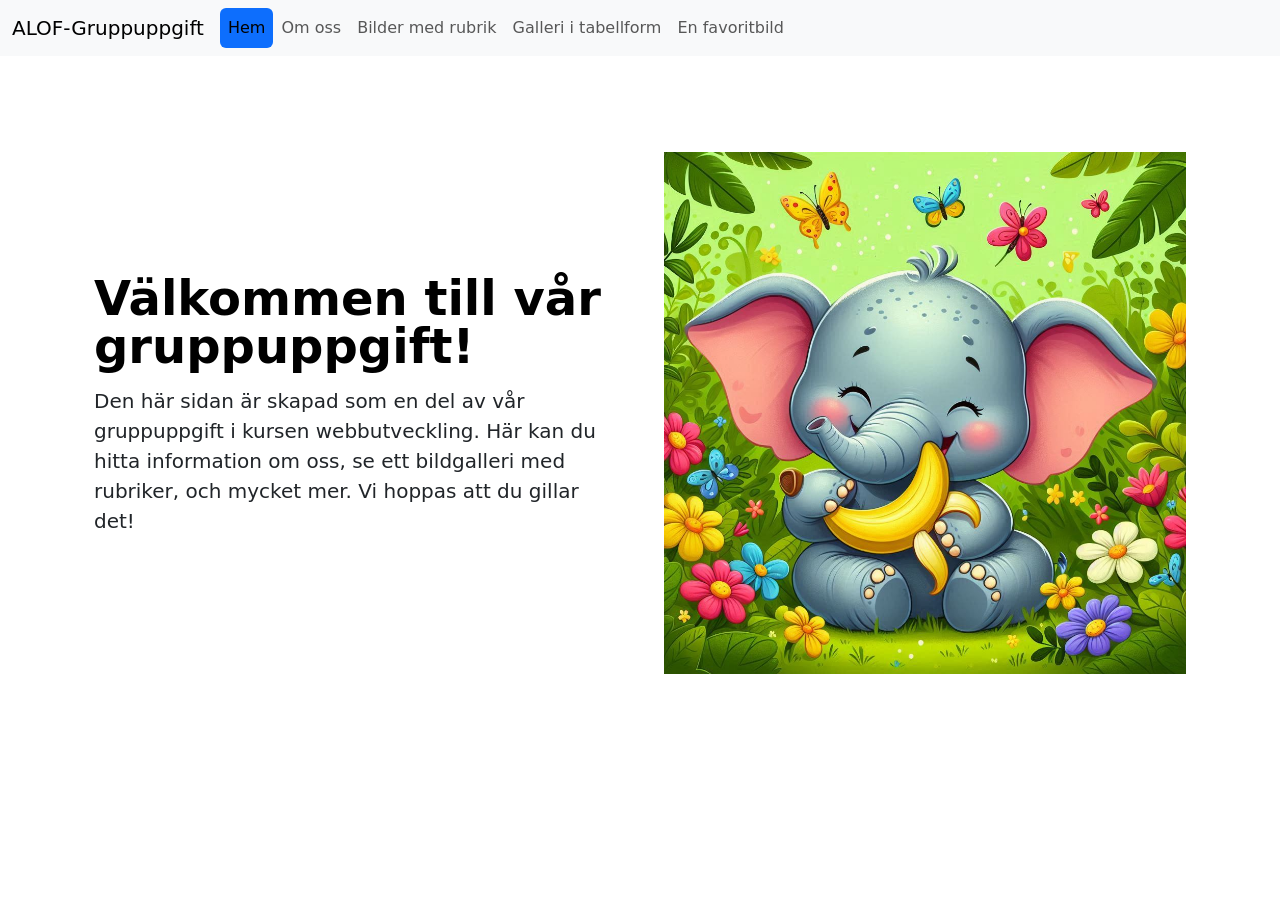
<file: index.html>
<!DOCTYPE html>
<html lang="en">

<head>
    <meta charset="UTF-8">
    <meta name="viewport" content="width=device-width, initial-scale=1.0">
    <title>Gruppuppgift A.</title>
    <link rel="stylesheet" href="css/bootstrap.css">
    <link rel="stylesheet" href="css/styles.css">
</head>

<body>
  <header>
<nav class="navbar navbar-expand-lg sticky-top bg-body-tertiary">
  <div class="container-fluid">
    <a class="navbar-brand" href="#">ALOF-Gruppuppgift</a>
    <button class="navbar-toggler" type="button" data-bs-toggle="collapse" data-bs-target="#navbarNav">
      <span class="navbar-toggler-icon"></span>
    </button>
    <div class="collapse navbar-collapse" id="navbarNav">
      <ul class="navbar-nav nav-pills">
        <li class="nav-item">
          <a class="nav-link active" href="#">Hem</a>
        </li>
        <li class="nav-item">
          <a class="nav-link" href="about.html">Om oss</a>
        </li>
        <li class="nav-item">
          <a class="nav-link" href="gallery.html">Bilder med rubrik</a>
        </li>
        <li class="nav-item">
          <a class="nav-link" href="gallery-table.html">Galleri i tabellform</a>
        </li>
        <li class="nav-item">
          <a class="nav-link" href="favorite.html">En favoritbild</a>
      </ul>
    </div>
  </div>
</nav>
</header>
<main>
<div id="hero" class="container col-xxl-8 px-4 py-5">
        <div class="row flex-lg-row-reverse align-items-center g-5 py-5">
          <div class="col-sm-8 col-lg-6">
            <img
              src="img/elephant.png"
              class="d-block mx-lg-auto img-fluid"
              alt="Bootstrap Themes"
              width="700"
              height="500"
              loading="lazy"
            />
          </div>
          <div class="col-lg-6">
            <h1 class="display-5 fw-bold text-body-emphasis lh-1 mb-3">
              Välkommen till vår gruppuppgift!
            </h1>
            <p class="lead">
              Den här sidan är skapad som en del av vår gruppuppgift i kursen webbutveckling. Här kan du hitta information om oss, se ett bildgalleri med rubriker, och mycket mer. Vi hoppas att du gillar det!
            </p>
            </div>
          </div>
        </div>
    <script src="js/bootstrap.bundle.js"></script>
</main>
</body>

</html>
</file>
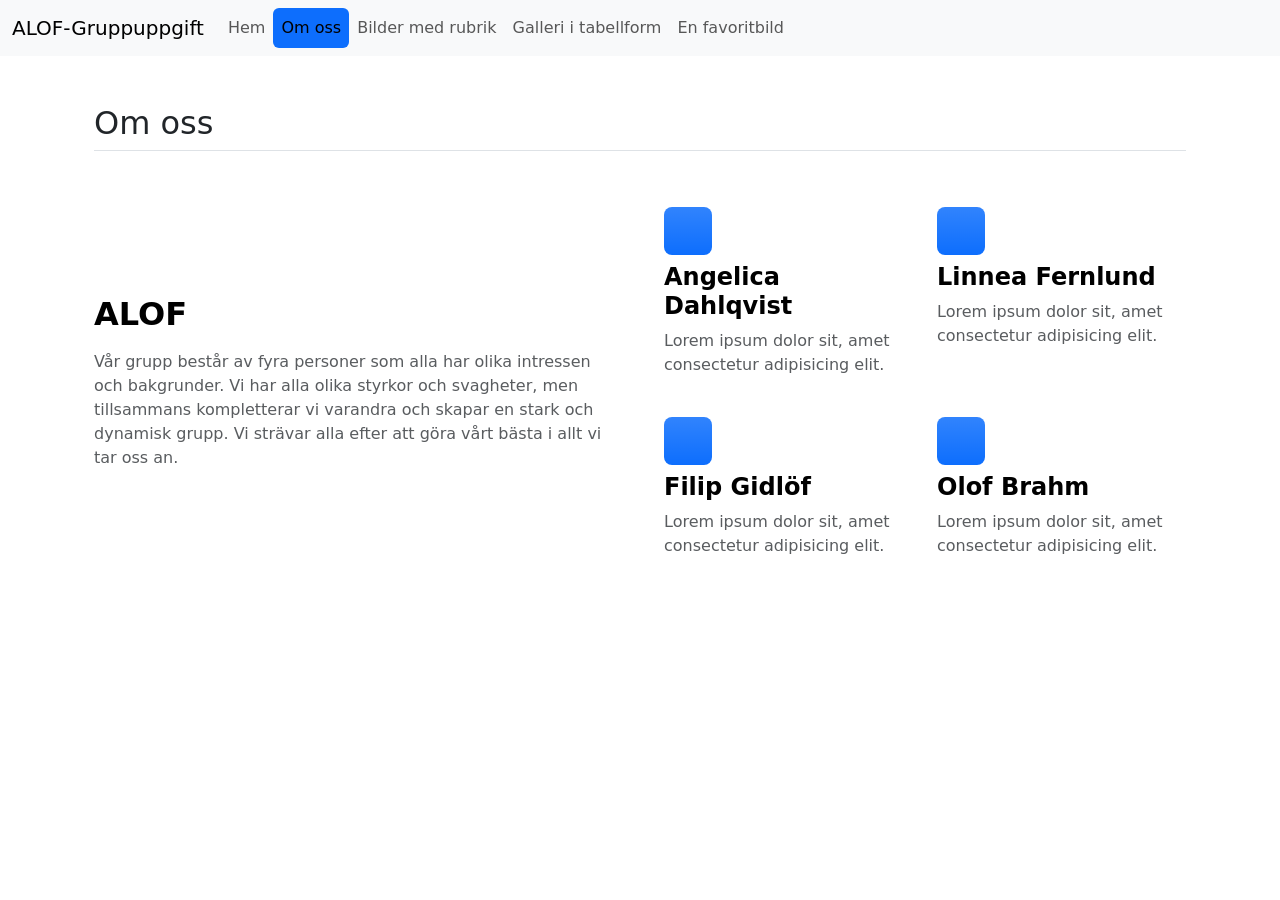
<file: about.html>
<!DOCTYPE html>
<html lang="en">

<head>
  <meta charset="UTF-8">
  <meta name="viewport" content="width=device-width, initial-scale=1.0">
  <title>Gruppuppgift A.</title>
  <link rel="stylesheet" href="css/styles.css">
  <link rel="stylesheet" href="css/bootstrap.css">

</head>

<body>
  <header>
    <nav class="navbar navbar-expand-lg sticky-top bg-body-tertiary">
      <div class="container-fluid">
        <a class="navbar-brand" href="#">ALOF-Gruppuppgift</a>
        <button class="navbar-toggler" type="button" data-bs-toggle="collapse" data-bs-target="#navbarNav">
          <span class="navbar-toggler-icon"></span>
        </button>
        <div class="collapse navbar-collapse" id="navbarNav">
          <ul class="navbar-nav nav-pills">
            <li class="nav-item">
              <a class="nav-link" href="index.html">Hem</a>
            </li>
            <li class="nav-item">
              <a class="nav-link active" href="about.html">Om oss</a>
            </li>
            <li class="nav-item">
              <a class="nav-link" href="gallery.html">Bilder med rubrik</a>
            </li>
            <li class="nav-item">
              <a class="nav-link" href="gallery-table.html">Galleri i tabellform</a>
            </li>
            <li class="nav-item">
              <a class="nav-link" href="favorite.html">En favoritbild</a>
            </li>
          </ul>
        </div>
      </div>
    </nav>
  </header>
  <main>
    <div class="container px-4 py-5">
      <h2 class="pb-2 border-bottom">Om oss</h2>
      <div class="row row-cols-1 row-cols-md-2 align-items-md-center g-5 py-5">
        <div class="col d-flex flex-column align-items-start gap-2">
          <h2 class="fw-bold text-body-emphasis">
            ALOF
          </h2>
          <p class="text-body-secondary">
            Vår grupp består av fyra personer som alla har olika intressen och bakgrunder. Vi har alla olika styrkor och
            svagheter, men tillsammans kompletterar vi varandra och skapar en stark och dynamisk grupp. Vi strävar alla
            efter att göra vårt bästa i allt vi tar oss an.
        </div>
        <div class="col">
          <div class="row row-cols-1 row-cols-sm-2 g-4">
            <div class="col d-flex flex-column gap-2">
              <div
                class="feature-icon-small d-inline-flex align-items-center justify-content-center text-bg-primary bg-gradient fs-4 rounded-3">
                <svg class="bi" width="1em" height="1em" viewBox="0 0 16 16">
                  <use xlink:href="img/book-half.svg"></use>
                </svg>
              </div>
              <h4 class="fw-semibold mb-0 text-body-emphasis">
                Angelica Dahlqvist
              </h4>
              <p class="text-body-secondary">
                Lorem ipsum dolor sit, amet consectetur adipisicing elit.
              </p>
            </div>
            <div class="col d-flex flex-column gap-2">
              <div
                class="feature-icon-small d-inline-flex align-items-center justify-content-center text-bg-primary bg-gradient fs-4 rounded-3">
                <svg class="bi" width="1em" height="1em" viewBox="0 0 16 16">
                  <use xlink:href="img/brightness-high.svg"></use>
                </svg>
              </div>
              <h4 class="fw-semibold mb-0 text-body-emphasis">
                Linnea Fernlund
              </h4>
              <p class="text-body-secondary">
                Lorem ipsum dolor sit, amet consectetur adipisicing elit.
              </p>
            </div>
            <div class="col d-flex flex-column gap-2">
              <div
                class="feature-icon-small d-inline-flex align-items-center justify-content-center text-bg-primary bg-gradient fs-4 rounded-3">
                <svg class="bi" width="1em" height="1em" viewBox="0 0 16 16">
                  <use xlink:href="img/boombox.svg"></use>
                </svg>
              </div>
              <h4 class="fw-semibold mb-0 text-body-emphasis">
                Filip Gidlöf
              </h4>
              <p class="text-body-secondary">
                Lorem ipsum dolor sit, amet consectetur adipisicing elit.
              </p>
            </div>
            <div class="col d-flex flex-column gap-2">
              <div
                class="feature-icon-small d-inline-flex align-items-center justify-content-center text-bg-primary bg-gradient fs-4 rounded-3">
                <svg class="bi" width="1em" height="1em" viewBox="0 0 16 16">
                  <use xlink:href="img/controller.svg"></use>
                </svg>
              </div>
              <h4 class="fw-semibold mb-0 text-body-emphasis">
                Olof Brahm
              </h4>
              <p class="text-body-secondary">
                Lorem ipsum dolor sit, amet consectetur adipisicing elit.
              </p>
            </div>
          </div>
        </div>
      </div>
    </div>
  </main>
  </main>
  <script src="js/bootstrap.bundle.js"></script>

</body>

</html>
</file>
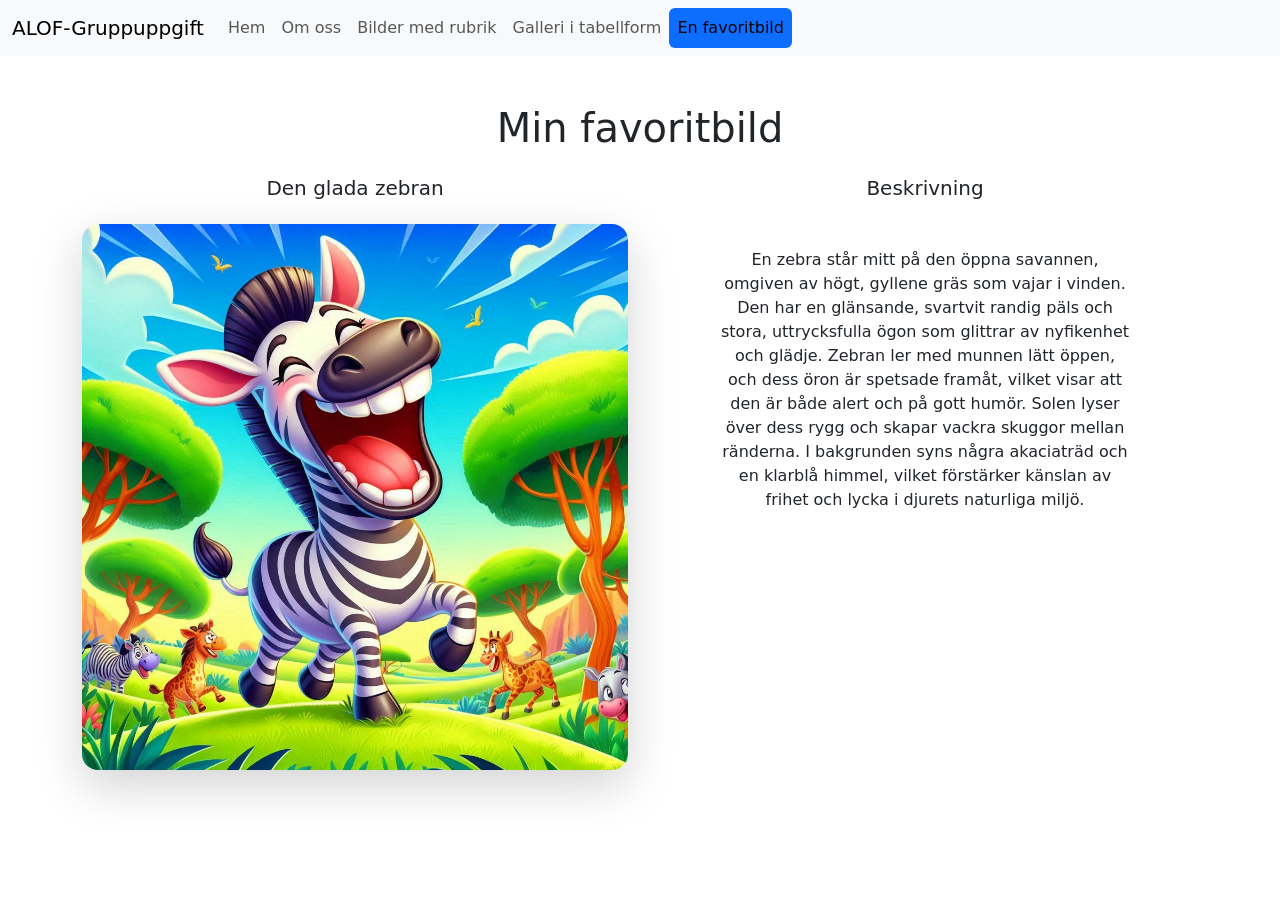
<file: favorite.html>
<!DOCTYPE html>
<html lang="en">

<head>
  <meta charset="UTF-8">
  <meta name="viewport" content="width=device-width, initial-scale=1.0">
  <title>Gruppuppgift A </title>
  <link rel="stylesheet" href="css/styles.css">
  <link rel="stylesheet" href="css/bootstrap.css">
</head>

<body>
  <header>
    <nav class="navbar navbar-expand-lg sticky-top bg-body-tertiary">
      <div class="container-fluid">
        <a class="navbar-brand" href="#">ALOF-Gruppuppgift</a>
        <button class="navbar-toggler" type="button" data-bs-toggle="collapse" data-bs-target="#navbarNav">
          <span class="navbar-toggler-icon"></span>
        </button>
        <div class="collapse navbar-collapse" id="navbarNav">
          <ul class="navbar-nav nav-pills">
            <li class="nav-item">
              <a class="nav-link " aria-current="page" href="index.html">Hem</a>
            </li>
            <li class="nav-item">
              <a class="nav-link" href="about.html">Om oss</a>
            </li>
            <li class="nav-item">
              <a class="nav-link" href="gallery.html">Bilder med rubrik</a>
            </li>
            <li class="nav-item">
              <a class="nav-link" href="gallery-table.html">Galleri i tabellform</a>
            </li>
            <li class="nav-item">
              <a class="nav-link active" href="favorite.html">En favoritbild</a>
            </li>
          </ul>
        </div>
      </div>
    </nav>
  </header>
  <main>
    <div class="container mt-5">
      <h1 class="text-center">Min favoritbild</h1>
      <div class="row mt-4">
        <div class="col-md-6 mb-4 text-center">
          <h5>Den glada zebran</h5>
          <img src="img/zebra.png" class="img-fluid mt-3 rounded-4 shadow-lg" alt="My Favorite Image">
        </div>
        <div class="col-md-6 mb-4 text-center">
          <h5>Beskrivning</h5>
          <p class="mt-5 w-75 mx-auto">En zebra står mitt på den öppna savannen, omgiven av högt, gyllene gräs som vajar
            i vinden. Den har en glänsande,
            svartvit randig päls och stora, uttrycksfulla ögon som glittrar av nyfikenhet och glädje. Zebran ler med
            munnen lätt öppen,
            och dess öron är spetsade framåt, vilket visar att den är både alert och på gott humör. Solen lyser över
            dess rygg och skapar vackra skuggor mellan ränderna.
            I bakgrunden syns några akaciaträd och en klarblå himmel, vilket förstärker känslan av frihet och lycka i
            djurets naturliga miljö.</p>
        </div>
      </div>

      <script src="js/bootstrap.bundle.js"></script>
</body>

</html>
</file>
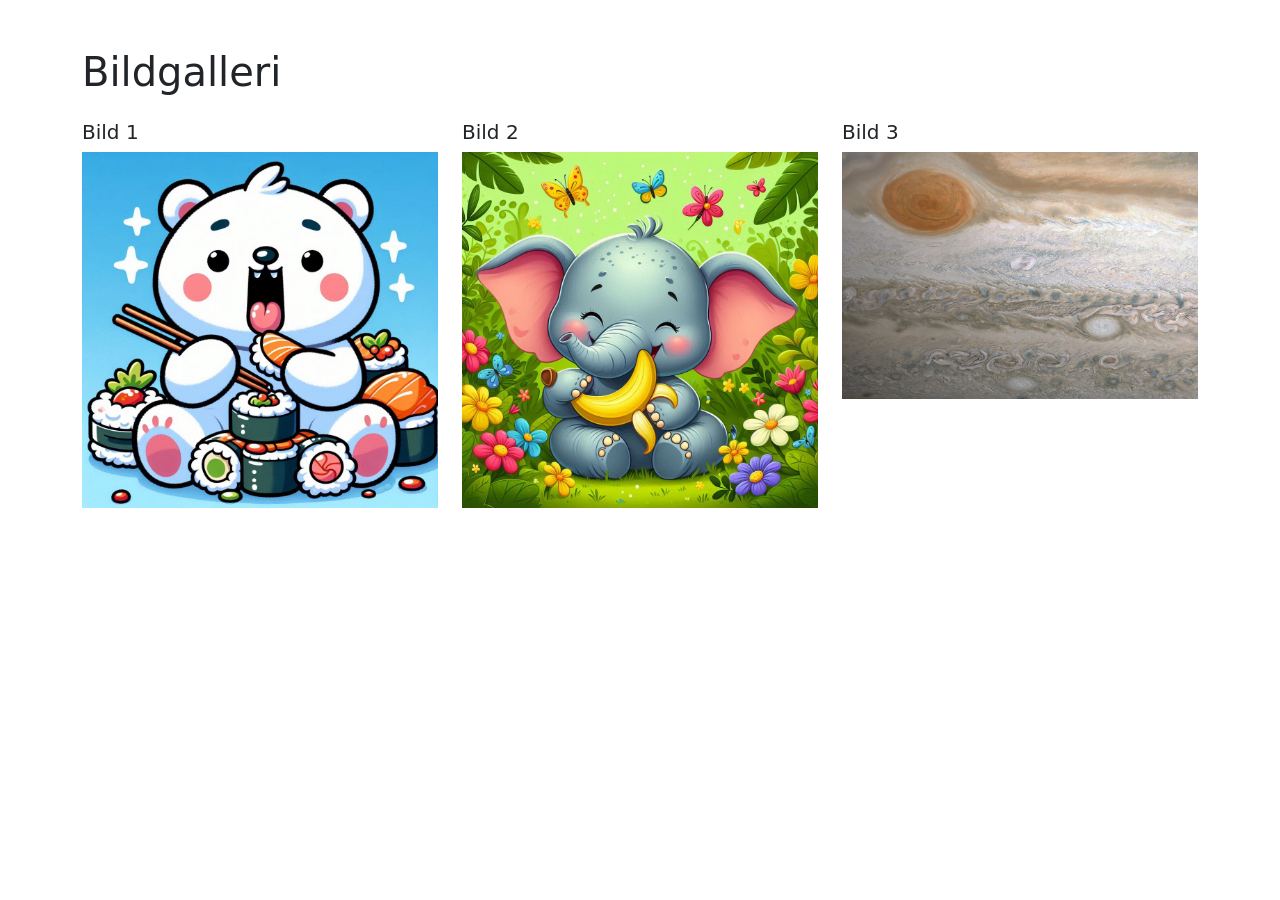
<file: galleri.html>
<!DOCTYPE html>
<html lang="en">
<head>
    <meta charset="UTF-8">
    <meta name="viewport" content="width=device-width, initial-scale=1.0">
    <title>Galleri - Gruppuppgift A</title>
    <link rel="stylesheet" href="css/bootstrap.css">
    <link rel="stylesheet" href="css/styles.css">
</head>
<body>
    <!-- Kopiera navbar -->
    
    <div class="container mt-5">
        <h1>Bildgalleri</h1>
        <div class="row mt-4">
            <div class="col-md-4 mb-4">
                <h5>Bild 1</h5>
                <img src="img/bear.png" class="img-fluid" alt="Bild 1">
            </div>
            <div class="col-md-4 mb-4">
                <h5>Bild 2</h5>
                <img src="img/elephant.png" class="img-fluid" alt="Bild 2">
            </div>
            <div class="col-md-4 mb-4">
                <h5>Bild 3</h5>
                <img src="img/jupiter1.jpg" class="img-fluid" alt="Bild 3">
            </div>
        </div>
    </div>

    <script src="js/bootstrap.bundle.js"></script>
</body>
</html>
</file>
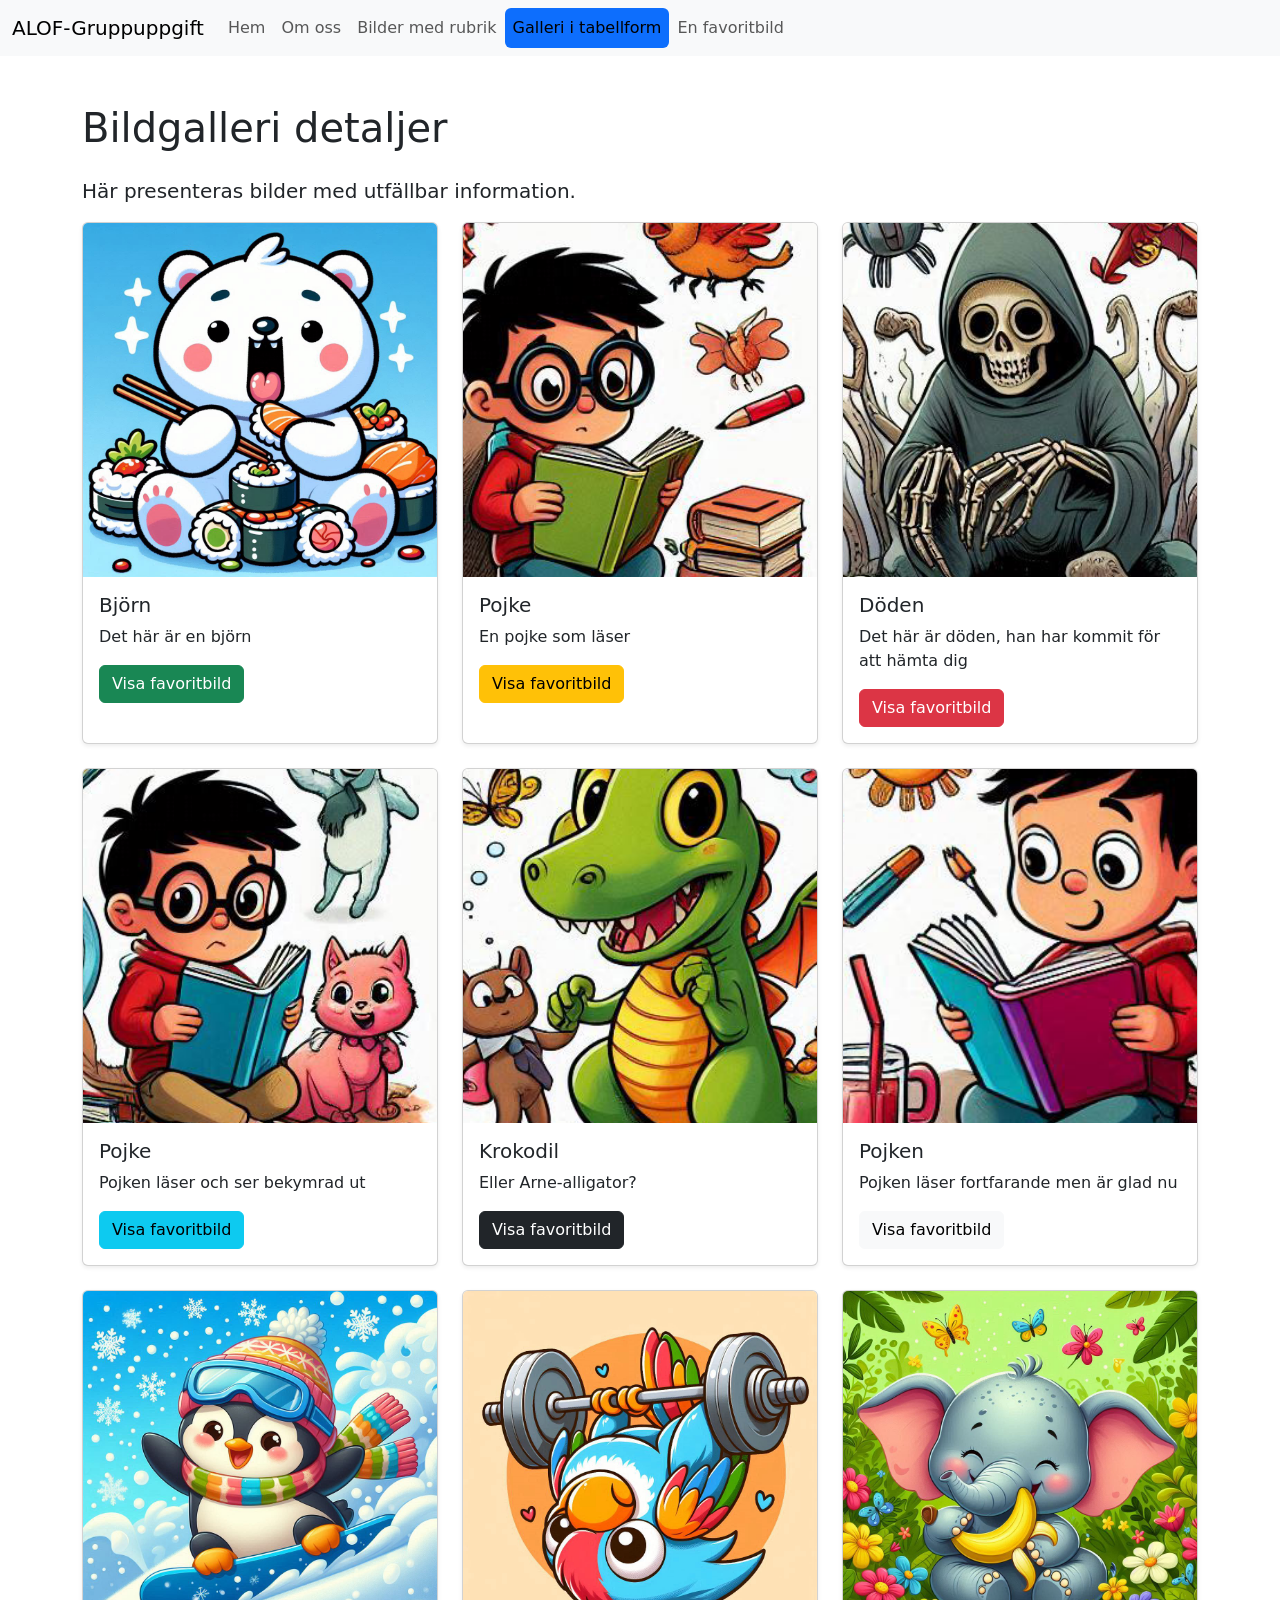
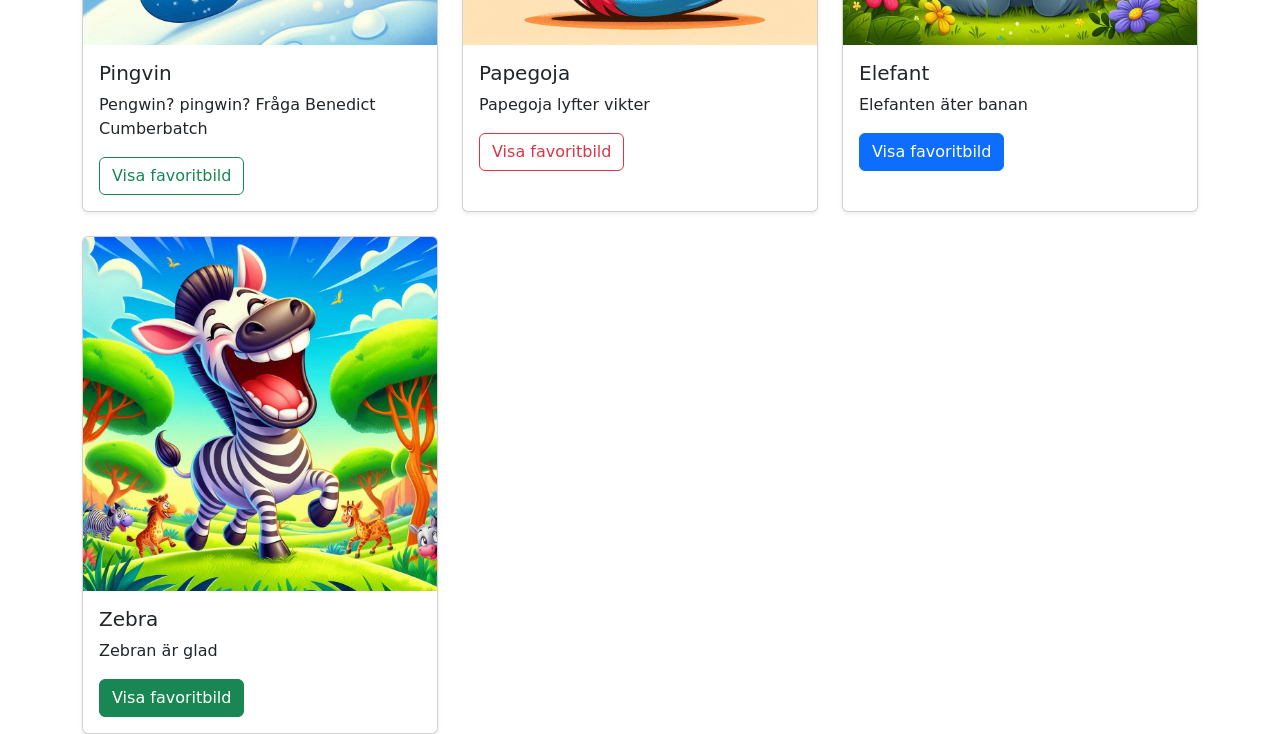
<file: gallery-table.html>
<!DOCTYPE html>
<html lang="en">
<head>
    <meta charset="UTF-8">
    <meta name="viewport" content="width=device-width, initial-scale=1.0">
    <title>Gallery - Details</title>
    <link rel="stylesheet" href="css/bootstrap.css">
    <link rel="stylesheet" href="css/styles.css">
</head>
<body>
<header>
        <nav class="navbar navbar-expand-lg sticky-top bg-body-tertiary">
            <div class="container-fluid">
                <a class="navbar-brand" href="index.html">ALOF-Gruppuppgift</a>
                <button class="navbar-toggler" type="button" data-bs-toggle="collapse" data-bs-target="#navbarNav">
                    <span class="navbar-toggler-icon"></span>
                </button>
                <div class="collapse navbar-collapse" id="navbarNav">
                    <ul class="navbar-nav nav-pills">
                        <li class="nav-item"><a class="nav-link" href="index.html">Hem</a></li>
                        <li class="nav-item"><a class="nav-link" href="about.html">Om oss</a></li>
                        <li class="nav-item"><a class="nav-link" href="gallery.html">Bilder med rubrik</a></li>
                        <li class="nav-item"><a class="nav-link active" href="gallery-table.html">Galleri i tabellform</a></li>
                        <li class="nav-item"><a class="nav-link" href="favorite.html">En favoritbild</a></li>
                    </ul>
                </div>
            </div>
        </nav>
    </header>
    
<main class="container mt-5">
    <h1 class="mb-4"> Bildgalleri detaljer </h1>   
    <p class="lead"> Här presenteras bilder med utfällbar information.</p>
    <div class="row row-cols-1 row-cols-md-2 row-cols-lg-3 g-4">
        <article class="col">
            <div class="card h-100 shadow-sm">
                <div class="ratio ratio-1x1">
                <img src="img/bear.png" class="card-img-top" alt="bear" style="object-fit: cover;"></div>
                <div class="card-body">
                    <h5 class="card-title">Björn</h5> 
                    <p class="card-text">Det här är en björn</p>
                    <a href="favorite.html" class="btn btn-success" type="button" >Visa favoritbild </a>
                </div>
            </div>
        </article>
                <article class="col">
            <div class="card h-100 shadow-sm">
                <div class="ratio ratio-1x1">
                <img src="img/img1.png" class="card-img-top" alt="img1" style="object-fit: cover;"></div>
                <div class="card-body">
                    <h5 class="card-title">Pojke</h5> 
                    <p class="card-text">En pojke som läser</p>
                    <a href="favorite.html" class="btn btn-warning">Visa favoritbild</a>
                </div>
            </div>
        </article>
        <article class="col">
            <div class="card h-100 shadow-sm">
                <div class="ratio ratio-1x1">
                <img src="img/img2.png" class="card-img-top" alt="img1" style="object-fit: cover;"></div>
                <div class="card-body">
                    <h5 class="card-title">Döden</h5> 
                    <p class="card-text">Det här är döden, han har kommit för att hämta dig</p>
                    <a href="favorite.html" class="btn btn-danger">Visa favoritbild</a>
                </div>
             </div>
        </article>
         <article class="col">
            <div class="card h-100 shadow-sm">
                <div class="ratio ratio-1x1">
                <img src="img/img3.png" class="card-img-top" alt="img3" style="object-fit: cover;"></div>
                <div class="card-body">
                    <h5 class="card-title">Pojke</h5> 
                    <p class="card-text">Pojken läser och ser bekymrad ut</p>
                    <a href="favorite.html" class="btn btn-info">Visa favoritbild</a>
                </div>
             </div>
        </article>
        <article class="col">
            <div class="card h-100 shadow-sm">
                <div class="ratio ratio-1x1">
                <img src="img/img4.png" class="card-img-top" alt="img4" style="object-fit: cover;"></div>
                <div class="card-body">
                    <h5 class="card-title">Krokodil</h5> 
                    <p class="card-text">Eller Arne-alligator?</p>
                    <a href="favorite.html" class="btn btn-dark">Visa favoritbild</a>
                </div>
             </div>
        </article>
        <article class="col">
            <div class="card h-100 shadow-sm">
                <div class="ratio ratio-1x1">
                <img src="img/img6.png" class="card-img-top" alt="img6" style="object-fit: cover;"></div>
                <div class="card-body">
                    <h5 class="card-title">Pojken</h5> 
                    <p class="card-text">Pojken läser fortfarande men är glad nu</p>
                    <a href="favorite.html" class="btn btn-light">Visa favoritbild</a>
                </div>
             </div>
        </article>
         <article class="col">
            <div class="card h-100 shadow-sm">
                <div class="ratio ratio-1x1">
                <img src="img/penguin.png" class="card-img-top" alt="penguin" style="object-fit: cover;"></div>
                <div class="card-body">
                    <h5 class="card-title">Pingvin</h5> 
                    <p class="card-text">Pengwin? pingwin? Fråga Benedict Cumberbatch</p>
                    <a href="favorite.html" class="btn btn-outline-success">Visa favoritbild</a>
                </div>
             </div>
        </article>
         <article class="col">
            <div class="card h-100 shadow-sm">
                <div class="ratio ratio-1x1">
                <img src="img/parrot.png" class="card-img-top" alt="parrot" style="object-fit: cover;"></div>
                <div class="card-body">
                    <h5 class="card-title">Papegoja</h5> 
                    <p class="card-text">Papegoja lyfter vikter</p>
                    <a href="favorite.html" class="btn btn-outline-danger">Visa favoritbild</a>
                </div>
             </div>
        </article>
        <article class="col">
            <div class="card h-100 shadow-sm">
                <div class="ratio ratio-1x1">
                <img src="img/elephant.png" class="card-img-top" alt="elephant" style="object-fit: cover;"></div>
                <div class="card-body">
                    <h5 class="card-title">Elefant</h5> 
                    <p class="card-text">Elefanten äter banan</p>
                    <a href="favorite.html" class="btn btn-primary">Visa favoritbild</a>
                </div>
             </div>
        </article>
         <article class="col">
            <div class="card h-100 shadow-sm">
                <div class="ratio ratio-1x1">
                <img src="img/zebra.png" class="card-img-top" alt="zebra" style="object-fit: cover;"></div>
                <div class="card-body">
                    <h5 class="card-title">Zebra</h5> 
                    <p class="card-text"> Zebran är glad</p>
                    <a href="favorite.html" class="btn btn-success">Visa favoritbild</a>
                </div>
             </div>
        </article>
    </div>
</main>


    <script src="js/bootstrap.bundle.js"></script>
</body>
</html>
</file>
<file: css/styles.css>
.bi {

  fill: currentColor;
}

.feature-icon-small {
  width: 3rem;
  height: 3rem;
}

.gallery-img {
  width: 100%;
  height: 250px;
  aspect-ratio: 16 / 9;
  object-fit: cover;
}

.center-Titel {
  text-align: center;
}
</file>
